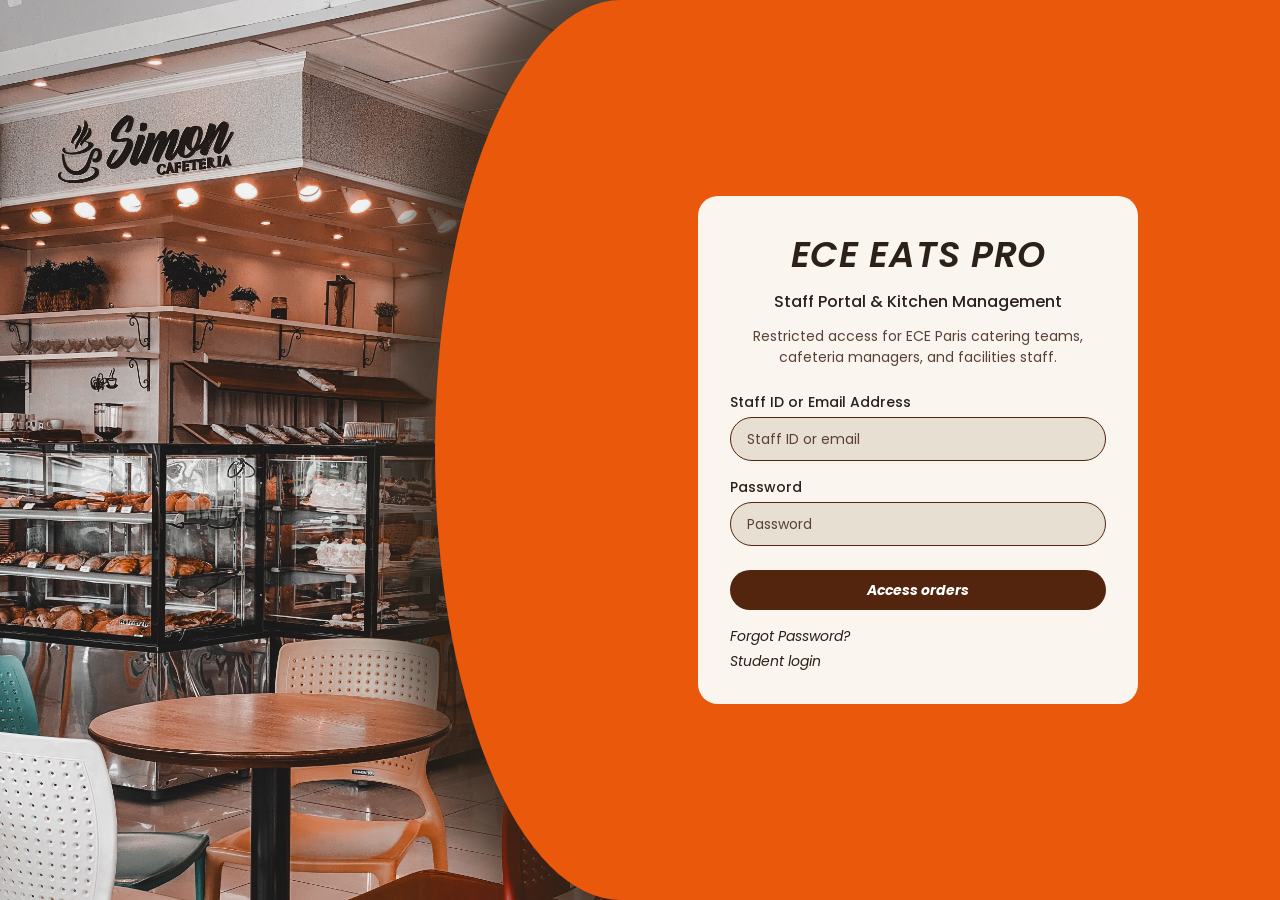
<file: main/staff_login.html>
<!DOCTYPE html>
<html lang="en">
<head>
  <meta charset="UTF-8">
  <meta name="viewport" content="width=device-width, initial-scale=1">
  <title>ECE Eats Pro – Staff Login</title>
  <link rel="stylesheet" href="../css/style.css">
  <link rel="stylesheet" href="../css/entry.css">
</head>
<body class="auth-page" data-page="staff-login">

  <main class="auth">
    <div class="auth__photo auth__photo--staff" role="img" aria-label="Cafeteria kitchen"></div>

    <section class="auth__panel">
      <div class="auth-card">
        <p class="auth-card__logo">ECE EATS PRO</p>
        <p class="auth-card__subtitle">Staff Portal &amp; Kitchen Management</p>
        <p class="auth-card__note">Restricted access for ECE Paris catering teams, cafeteria managers, and facilities staff.</p>

        <form id="staff-login-form" novalidate>
          <div class="field">
            <label for="staff-email">Staff ID or Email Address</label>
            <input class="input" type="text" id="staff-email" placeholder="Staff ID or email" autocomplete="username">
            <p class="field__error" id="staff-email-error"></p>
          </div>

          <div class="field">
            <label for="staff-password">Password</label>
            <input class="input" type="password" id="staff-password" placeholder="Password" autocomplete="current-password">
            <p class="field__error" id="staff-password-error"></p>
          </div>

          <button type="submit" class="btn btn--primary btn--block auth-card__submit">Access orders</button>

          <div class="auth-card__links">
            <a href="#" id="staff-forgot">Forgot Password?</a>
            <a href="../index.html">Student login</a>
          </div>
        </form>
      </div>
    </section>
  </main>

  <script src="../js/entry.js"></script>
</body>
</html>
</file>
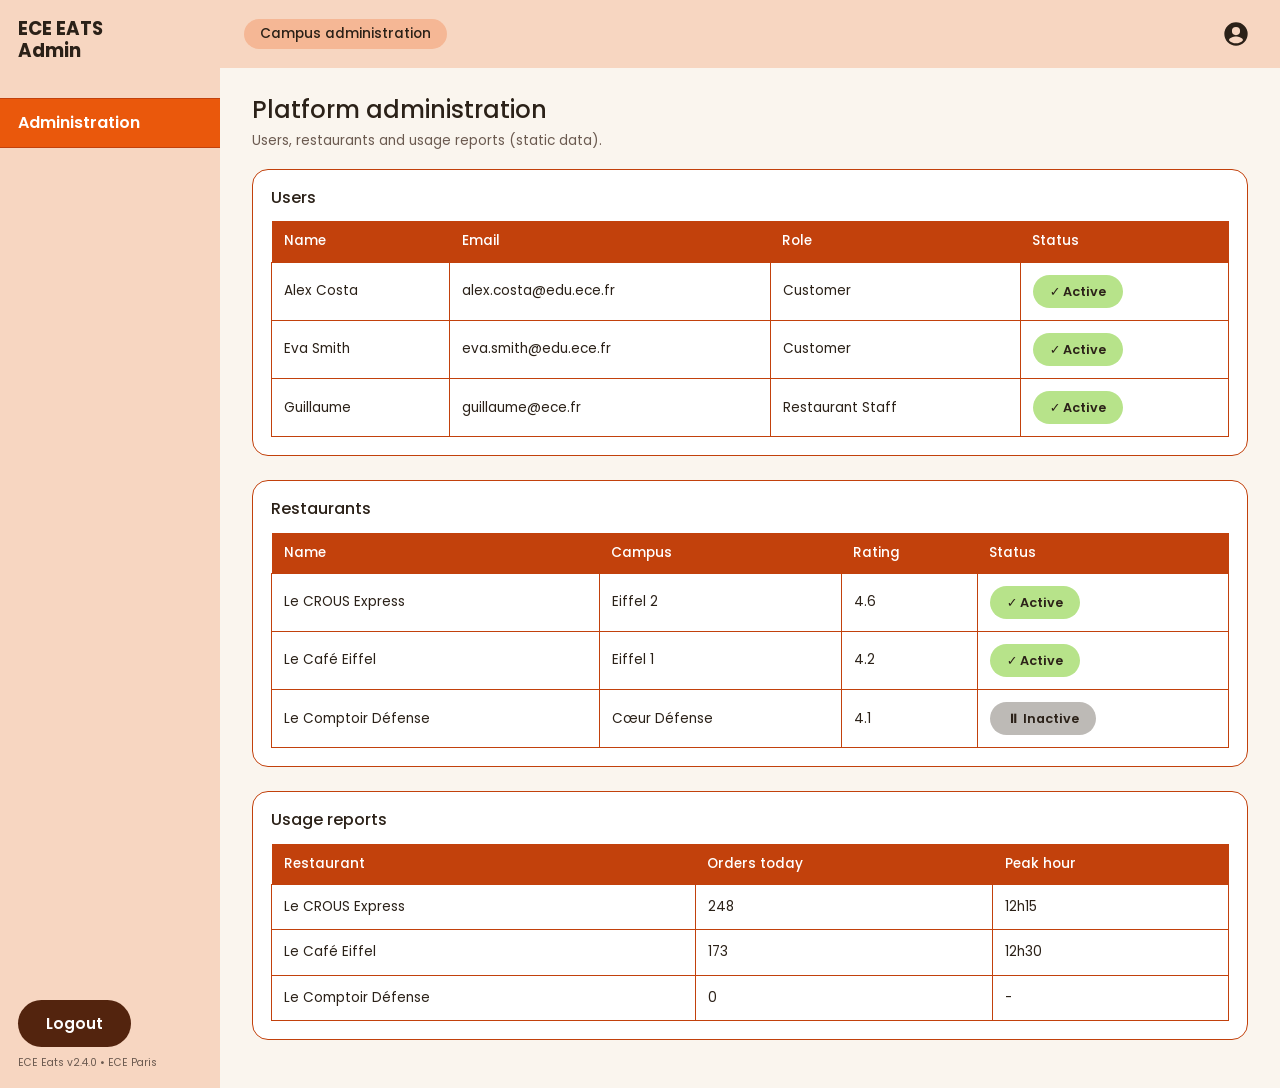
<file: staff/admin.html>
<!DOCTYPE html>
<html lang="en">
<head>
  <meta charset="UTF-8">
  <meta name="viewport" content="width=device-width, initial-scale=1">
  <title>Administration · ECE Eats</title>
  <link href="https://fonts.googleapis.com/css2?family=Poppins:wght@400;500;600;700&display=swap" rel="stylesheet">
  <link rel="stylesheet" href="../css/style.css">
  <link rel="stylesheet" href="../css/staff.css?v=3">
</head>
<body data-page="admin">
  <div class="shell">
    <aside class="sidebar" id="sidebar" aria-label="Admin navigation">
      <div class="brand">ECE EATS<br>Admin</div>
      <nav class="nav"><a href="admin.html" aria-current="page">Administration</a></nav>
      <div class="sidebar-foot"><button class="btn-dark" id="logout" type="button">Logout</button><div class="version">ECE Eats v2.4.0 • ECE Paris</div></div>
    </aside>
    <header class="topbar">
      <button class="menu-btn" id="menuBtn" type="button" aria-label="Open menu" aria-expanded="false" aria-controls="sidebar">☰</button>
      <span class="pill rest">Campus administration</span>
      <div class="top-icons"><span role="img" aria-label="Profile">👤</span></div>
    </header>
    <main>
      <h1>Platform administration</h1>
      <p class="sub">Users, restaurants and usage reports (static data).</p>

      <section class="panel" aria-labelledby="t1"><div class="panel-head"><h2 id="t1">Users</h2></div>
        <table><thead><tr><th>Name</th><th>Email</th><th>Role</th><th>Status</th></tr></thead><tbody>
          <tr><td data-label="Name">Alex Costa</td><td data-label="Email">alex.costa@edu.ece.fr</td><td data-label="Role">Customer</td><td data-label="Status"><span class="status Ready">✓ Active</span></td></tr>
          <tr><td data-label="Name">Eva Smith</td><td data-label="Email">eva.smith@edu.ece.fr</td><td data-label="Role">Customer</td><td data-label="Status"><span class="status Ready">✓ Active</span></td></tr>
          <tr><td data-label="Name">Guillaume</td><td data-label="Email">guillaume@ece.fr</td><td data-label="Role">Restaurant Staff</td><td data-label="Status"><span class="status Ready">✓ Active</span></td></tr>
        </tbody></table></section>
      <br>
      <section class="panel" aria-labelledby="t2"><div class="panel-head"><h2 id="t2">Restaurants</h2></div>
        <table><thead><tr><th>Name</th><th>Campus</th><th>Rating</th><th>Status</th></tr></thead><tbody>
          <tr><td data-label="Name">Le CROUS Express</td><td data-label="Campus">Eiffel 2</td><td data-label="Rating">4.6</td><td data-label="Status"><span class="status Ready">✓ Active</span></td></tr>
          <tr><td data-label="Name">Le Café Eiffel</td><td data-label="Campus">Eiffel 1</td><td data-label="Rating">4.2</td><td data-label="Status"><span class="status Ready">✓ Active</span></td></tr>
          <tr><td data-label="Name">Le Comptoir Défense</td><td data-label="Campus">Cœur Défense</td><td data-label="Rating">4.1</td><td data-label="Status"><span class="status Confirmed">⏸ Inactive</span></td></tr>
        </tbody></table></section>
      <br>
      <section class="panel" aria-labelledby="t3"><div class="panel-head"><h2 id="t3">Usage reports</h2></div>
        <table><thead><tr><th>Restaurant</th><th>Orders today</th><th>Peak hour</th></tr></thead><tbody>
          <tr><td data-label="Restaurant">Le CROUS Express</td><td data-label="Orders today">248</td><td data-label="Peak hour">12h15</td></tr>
          <tr><td data-label="Restaurant">Le Café Eiffel</td><td data-label="Orders today">173</td><td data-label="Peak hour">12h30</td></tr>
          <tr><td data-label="Restaurant">Le Comptoir Défense</td><td data-label="Orders today">0</td><td data-label="Peak hour">-</td></tr>
        </tbody></table></section>
    </main>
  </div>
  <div class="toast" id="toast" role="status" aria-live="polite"></div>
  <script src="../js/staff.js?v=3"></script>
</body>
</html>
</file>
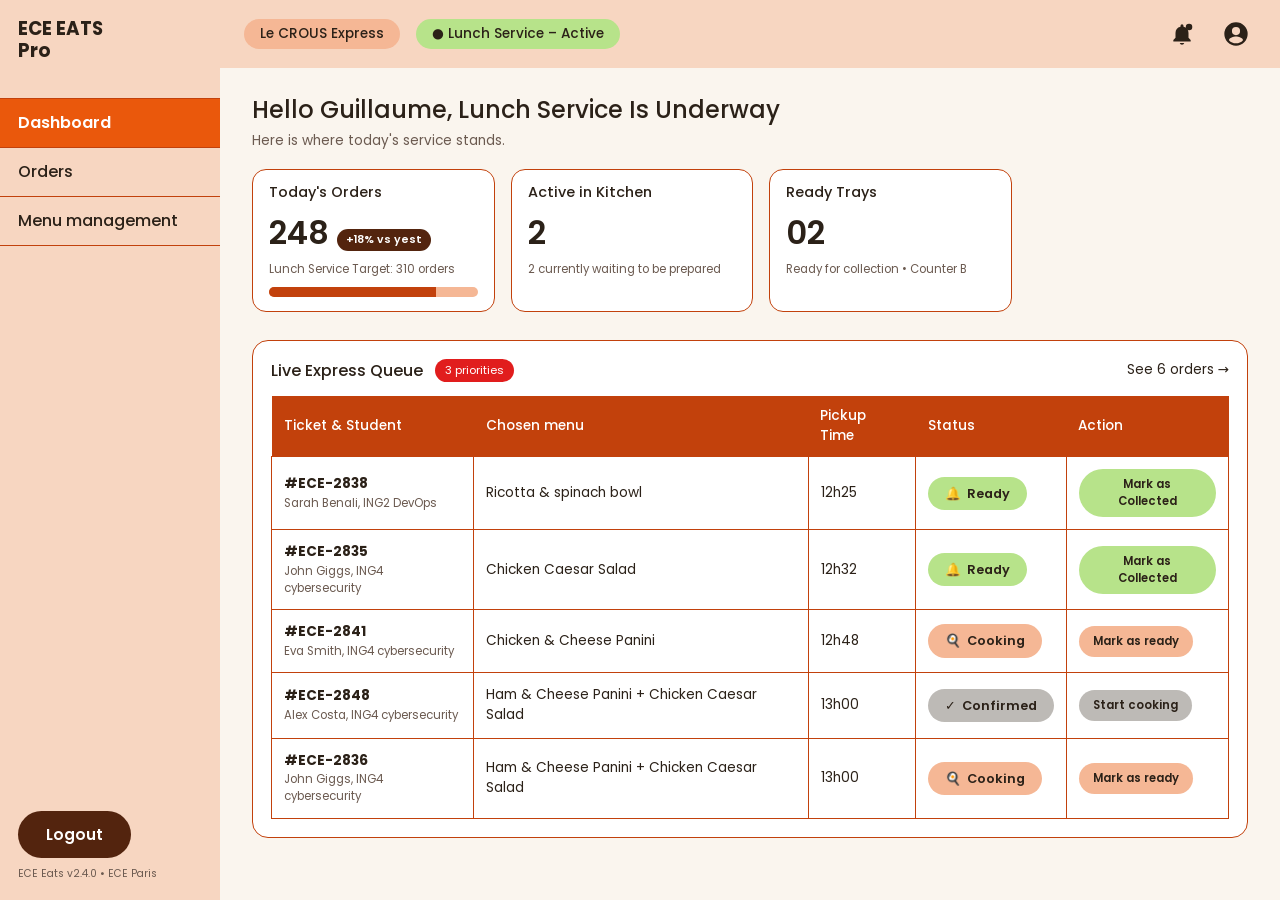
<file: staff/dashboard.html>
<!DOCTYPE html>
<html lang="en">
<head>
  <meta charset="UTF-8">
  <meta name="viewport" content="width=device-width, initial-scale=1">
  <title>Dashboard · ECE Eats Pro</title>
  <link rel="preconnect" href="https://fonts.googleapis.com">
  <link rel="preconnect" href="https://fonts.gstatic.com" crossorigin>
  <link href="https://fonts.googleapis.com/css2?family=Poppins:wght@400;500;600;700&display=swap" rel="stylesheet">
  <link rel="stylesheet" href="../css/style.css">
  <link rel="stylesheet" href="../css/staff.css?v=3">
</head>
<body data-page="dashboard">
  <div class="shell">
    <aside class="sidebar" id="sidebar" aria-label="Staff navigation">
      <div class="brand">ECE EATS<br>Pro</div>
      <nav class="nav">
        <a href="dashboard.html" aria-current="page">Dashboard</a>
        <a href="orders.html">Orders</a>
        <a href="menu_managment.html">Menu management</a>
      </nav>
      <div class="sidebar-foot">
        <button class="btn-dark" id="logout" type="button">Logout</button>
        <div class="version">ECE Eats v2.4.0 • ECE Paris</div>
      </div>
    </aside>

    <header class="topbar">
      <button class="menu-btn" id="menuBtn" type="button" aria-label="Open menu" aria-expanded="false" aria-controls="sidebar">☰</button>
      <span class="pill rest">Le CROUS Express</span>
      <span class="pill live"><span aria-hidden="true">●</span> Lunch Service – Active</span>
      <div class="top-icons"><span role="img" aria-label="Notifications">🔔</span><span role="img" aria-label="Profile">👤</span></div>
    </header>

    <main>
      <h1>Hello Guillaume, Lunch Service Is Underway</h1>
      <p class="sub">Here is where today's service stands.</p>

      <section class="stats" aria-label="Today's figures">
        <div class="stat">
          <h2>Today's Orders</h2>
          <div><span class="num" id="dToday">0</span><span class="badge">+18% vs yest</span></div>
          <div class="note">Lunch Service Target: 310 orders</div>
          <div class="bar" id="dBarWrap" role="progressbar" aria-label="Progress toward daily target" aria-valuemin="0" aria-valuemax="310"><span id="dBar"></span></div>
        </div>
        <div class="stat">
          <h2>Active in Kitchen</h2>
          <div class="num" id="dKitchen">0</div>
          <div class="note" id="dWaiting"></div>
        </div>
        <div class="stat">
          <h2>Ready Trays</h2>
          <div class="num" id="dReady">00</div>
          <div class="note">Ready for collection • Counter B</div>
        </div>
      </section>

      <section class="panel" aria-labelledby="qTitle">
        <div class="panel-head">
          <h2 id="qTitle">Live Express Queue</h2>
          <span class="prio" id="dPrio">0 priorities</span>
          <a href="orders.html">See <span id="dActiveCount">0</span> orders →</a>
        </div>
        <table>
          <thead><tr><th>Ticket &amp; Student</th><th>Chosen menu</th><th>Pickup Time</th><th>Status</th><th>Action</th></tr></thead>
          <tbody id="queueBody"></tbody>
        </table>
      </section>
    </main>
  </div>
  <div class="toast" id="toast" role="status" aria-live="polite"></div>
  <script src="../js/staff.js?v=3"></script>
</body>
</html>
</file>
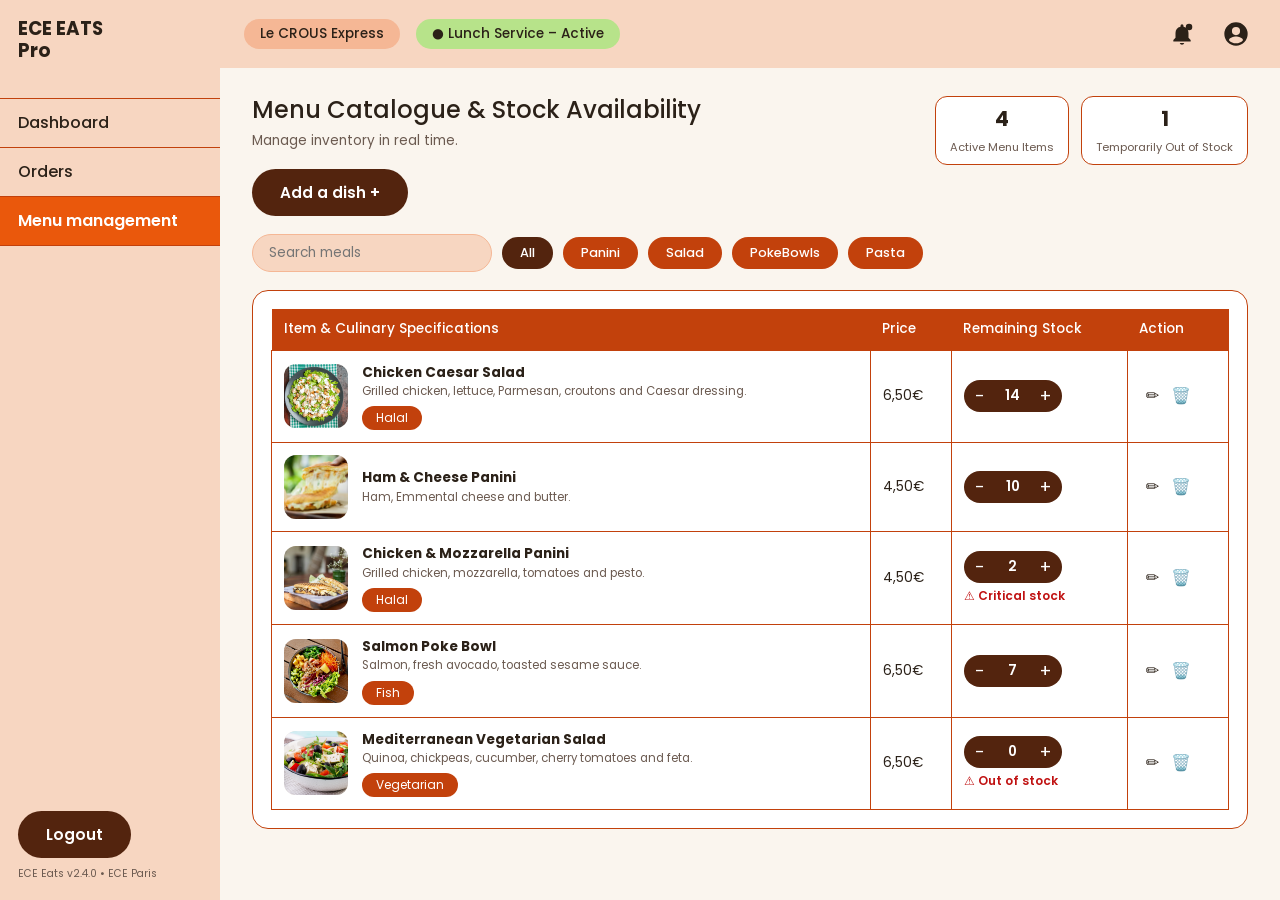
<file: staff/menu_managment.html>
<!DOCTYPE html>
<html lang="en">
<head>
  <meta charset="UTF-8">
  <meta name="viewport" content="width=device-width, initial-scale=1">
  <title>Menu Management · ECE Eats Pro</title>
  <link href="https://fonts.googleapis.com/css2?family=Poppins:wght@400;500;600;700&display=swap" rel="stylesheet">
  <link rel="stylesheet" href="../css/style.css">
  <link rel="stylesheet" href="../css/staff.css?v=3">
</head>
<body data-page="menu">
  <div class="shell">
    <aside class="sidebar" id="sidebar" aria-label="Staff navigation">
      <div class="brand">ECE EATS<br>Pro</div>
      <nav class="nav">
        <a href="dashboard.html">Dashboard</a>
        <a href="orders.html">Orders</a>
        <a href="menu_managment.html" aria-current="page">Menu management</a>
      </nav>
      <div class="sidebar-foot">
        <button class="btn-dark" id="logout" type="button">Logout</button>
        <div class="version">ECE Eats v2.4.0 • ECE Paris</div>
      </div>
    </aside>
    <header class="topbar">
      <button class="menu-btn" id="menuBtn" type="button" aria-label="Open menu" aria-expanded="false" aria-controls="sidebar">☰</button>
      <span class="pill rest">Le CROUS Express</span>
      <span class="pill live"><span aria-hidden="true">●</span> Lunch Service – Active</span>
      <div class="top-icons"><span role="img" aria-label="Notifications">🔔</span><span role="img" aria-label="Profile">👤</span></div>
    </header>
    <main>
      <div class="counters">
        <div class="counter"><b id="mActive">0</b><span>Active Menu Items</span></div>
        <div class="counter"><b id="mOut">0</b><span>Temporarily Out of Stock</span></div>
      </div>
      <h1>Menu Catalogue &amp; Stock Availability</h1>
      <p class="sub">Manage inventory in real time.</p>
      <button class="btn-dark" id="addDish" type="button">Add a dish +</button>
      <div class="tools">
        <label class="sr-only" for="mSearch">Search meals</label>
        <input class="search" id="mSearch" type="search" placeholder="Search meals">
        <div id="mFilters" role="group" aria-label="Filter by category" style="display:contents"></div>
      </div>
      <section class="panel">
        <table>
          <thead><tr><th>Item &amp; Culinary Specifications</th><th>Price</th><th>Remaining Stock</th><th>Action</th></tr></thead>
          <tbody id="menuBody"></tbody>
        </table>
      </section>
    </main>
  </div>

  <dialog id="dishDialog" aria-labelledby="dlgTitle">
    <form id="dishForm" method="dialog">
      <h2 id="dlgTitle">Add a dish</h2>
      <label>Name <input name="name" required maxlength="60"></label>
      <label>Description <input name="desc" required maxlength="120"></label>
      <label>Price (€) <input name="price" type="number" step="0.1" min="0.1" required></label>
      <label>Stock <input name="stock" type="number" min="0" step="1" value="10" required></label>
      <label>Category <select name="cat"><option>Panini</option><option>Salad</option><option>PokeBowls</option><option>Pasta</option></select></label>
      <label>Dietary tag <select name="tag"><option value="">None</option><option>Halal</option><option>Vegetarian</option><option>Fish</option></select></label>
      <div class="dlg-actions"><button class="btn-dark" type="submit">Save dish</button><button class="btn-ghost" type="button" id="dlgCancel">Cancel</button></div>
    </form>
  </dialog>
  <div class="toast" id="toast" role="status" aria-live="polite"></div>
  <script src="../js/staff.js?v=3"></script>
</body>
</html>
</file>
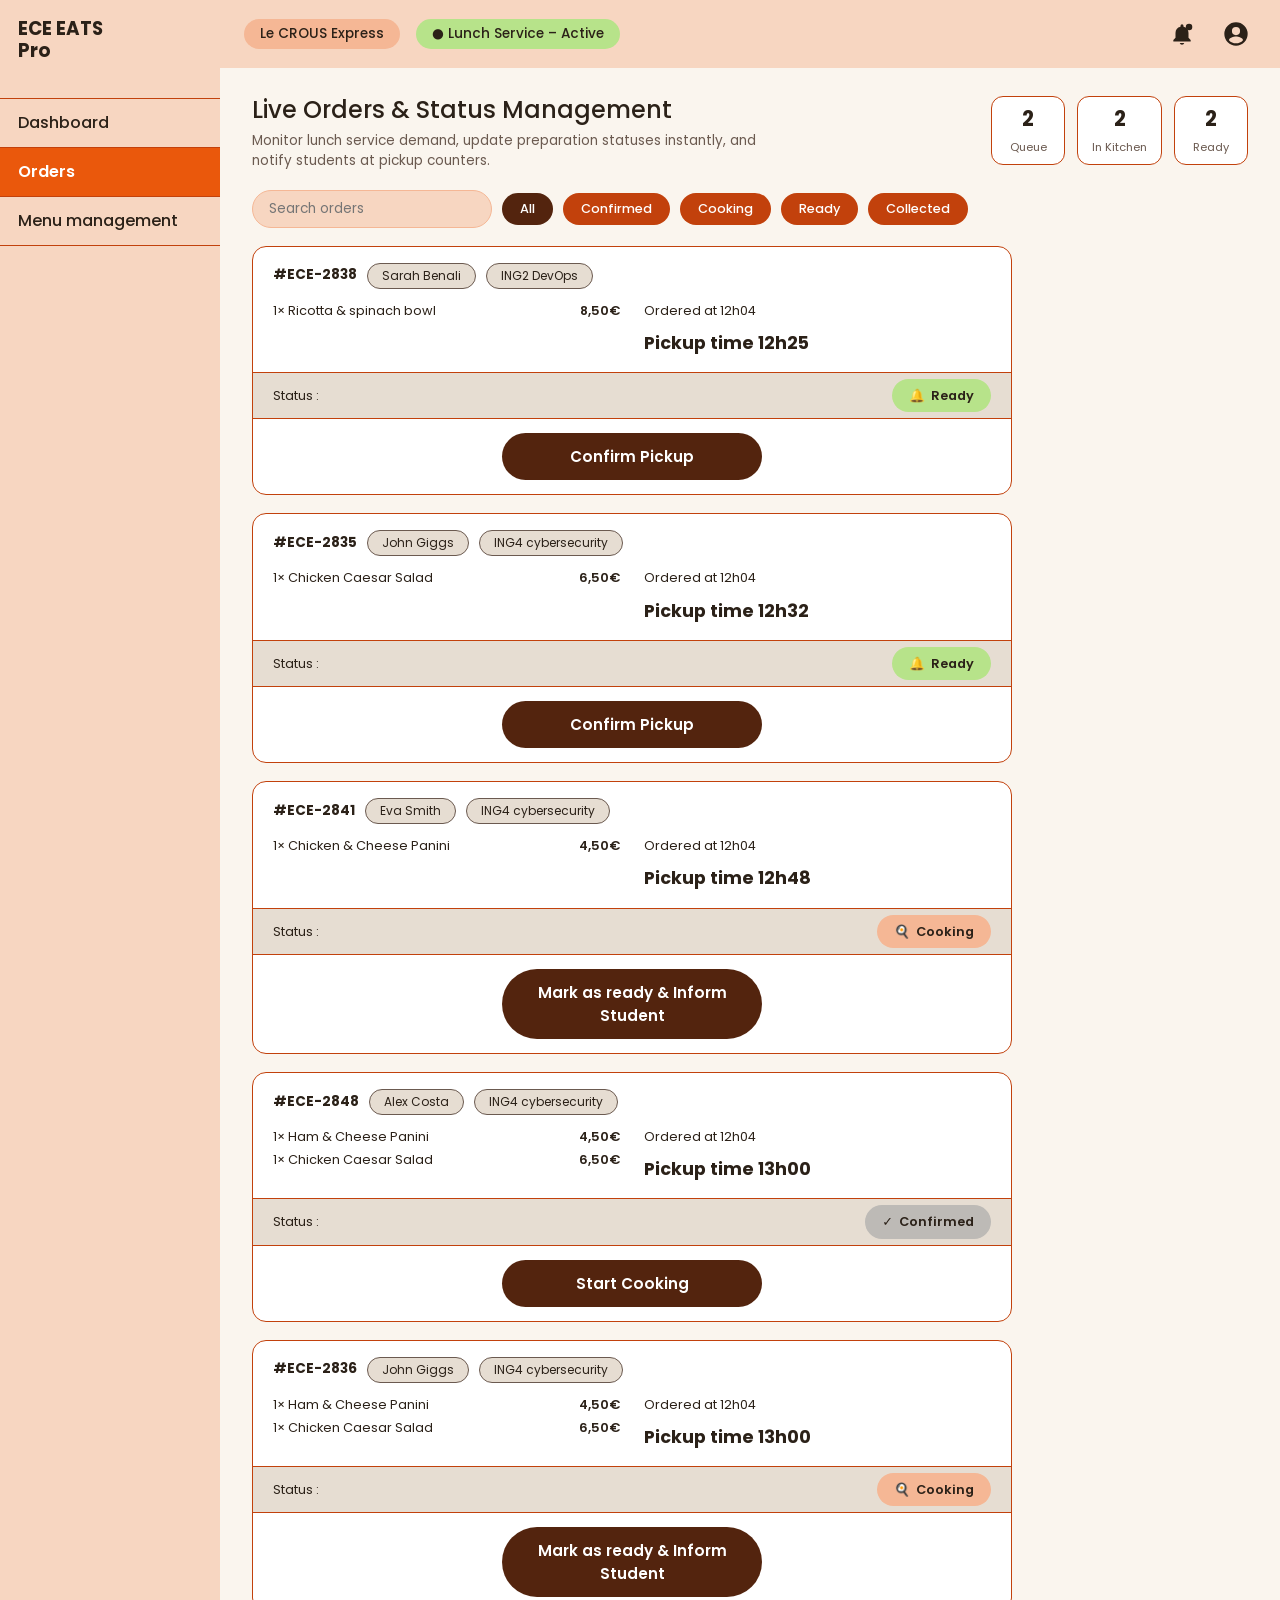
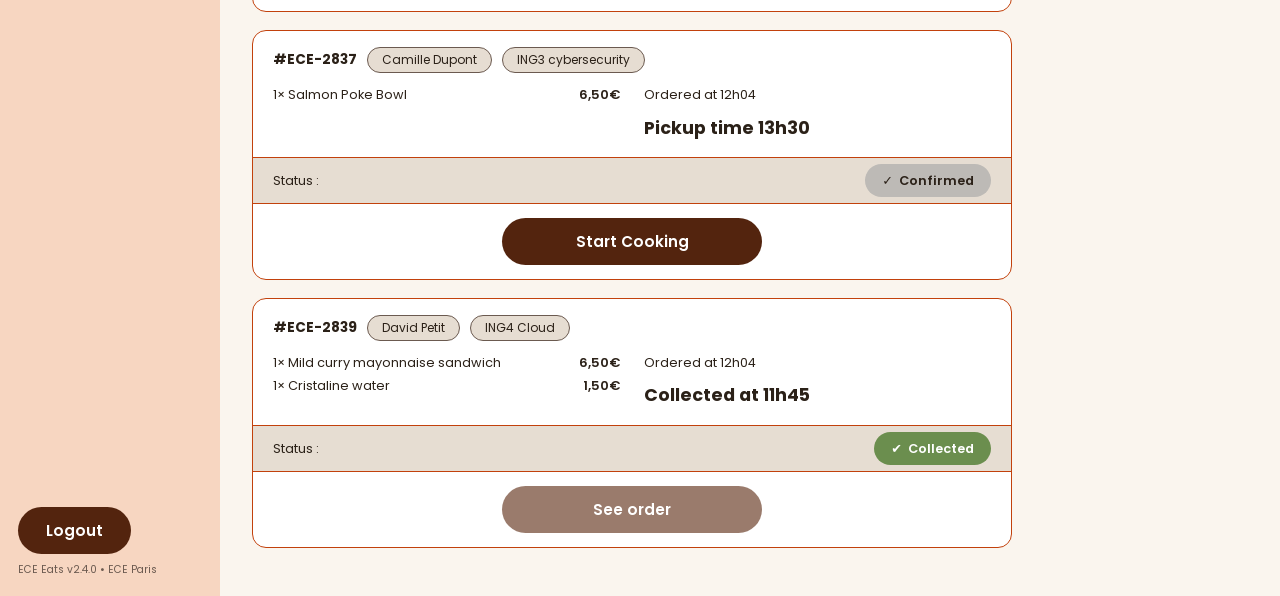
<file: staff/orders.html>
<!DOCTYPE html>
<html lang="en">
<head>
  <meta charset="UTF-8">
  <meta name="viewport" content="width=device-width, initial-scale=1">
  <title>Live Orders · ECE Eats Pro</title>
  <link rel="preconnect" href="https://fonts.googleapis.com">
  <link rel="preconnect" href="https://fonts.gstatic.com" crossorigin>
  <link href="https://fonts.googleapis.com/css2?family=Poppins:wght@400;500;600;700&display=swap" rel="stylesheet">
  <link rel="stylesheet" href="../css/style.css">
  <link rel="stylesheet" href="../css/staff.css?v=3">
</head>
<body data-page="orders">
  <div class="shell">
    <aside class="sidebar" id="sidebar" aria-label="Staff navigation">
      <div class="brand">ECE EATS<br>Pro</div>
      <nav class="nav">
        <a href="dashboard.html">Dashboard</a>
        <a href="orders.html" aria-current="page">Orders</a>
        <a href="menu_managment.html">Menu management</a>
      </nav>
      <div class="sidebar-foot">
        <button class="btn-dark" id="logout" type="button">Logout</button>
        <div class="version">ECE Eats v2.4.0 • ECE Paris</div>
      </div>
    </aside>

    <header class="topbar">
      <button class="menu-btn" id="menuBtn" type="button" aria-label="Open menu" aria-expanded="false" aria-controls="sidebar">☰</button>
      <span class="pill rest">Le CROUS Express</span>
      <span class="pill live"><span aria-hidden="true">●</span> Lunch Service – Active</span>
      <div class="top-icons"><span role="img" aria-label="Notifications">🔔</span><span role="img" aria-label="Profile">👤</span></div>
    </header>

    <main>
      <div class="counters" aria-label="Order counters">
        <div class="counter"><b id="cQueue">0</b><span>Queue</span></div>
        <div class="counter"><b id="cKitchen">0</b><span>In Kitchen</span></div>
        <div class="counter"><b id="cReady">0</b><span>Ready</span></div>
      </div>
      <h1>Live Orders &amp; Status Management</h1>
      <p class="sub">Monitor lunch service demand, update preparation statuses instantly, and notify students at pickup counters.</p>

      <div class="tools">
        <label class="sr-only" for="search">Search orders by number</label>
        <input class="search" id="search" type="search" placeholder="Search orders">
        <div id="filters" role="group" aria-label="Filter by status" style="display:contents"></div>
      </div>

      <section class="orders" id="orderList" aria-live="polite"></section>
    </main>
  </div>
  <div class="toast" id="toast" role="status" aria-live="polite"></div>
  <script src="../js/staff.js?v=3"></script>
</body>
</html>
</file>
<file: css/style.css>
/* ==========================================================
   ECE EATS - shared base stylesheet (owner: A)
   Only A edits this file. B and C ask A for changes.
   Colors checked against Figma (Selection colors).
   Still to verify: nav search pill, status pills, shadows, font sizes.
   ========================================================== */

@import url("https://fonts.googleapis.com/css2?family=Poppins:ital,wght@0,400;0,500;0,600;0,700;1,500;1,600&display=swap");

/* ---------- 1. Design tokens ---------- */
:root {
  /* Colors */
  --orange: #ea580c;          /* header, selected states, key accents */
  --orange-dark: #c2410c;     /* pills, small orange text */
  --brown: #53240e;           /* main buttons, active nav pill */
  --cream: #faf5ee;           /* page background */
  --peach: var(--orange-20);  /* card bodies (EA580C at 20%) */
  --sand: #e8dfd3;            /* borders, dividers, beige tracks */
  --white: #ffffff;
  --olive: #6b8e4e;           /* success, Ready, Open */
  --olive-light: #dcebc9;
  --text: #2b2118;
  --text-soft: #5a4138;       /* secondary text */
  --error: #c0392b;
  --star: #c2820c;            /* rating stars */

  /* Orange tints used in Figma (EA580C with opacity) */
  --orange-20: rgba(234, 88, 12, 0.20);
  --orange-44: rgba(234, 88, 12, 0.44);
  --orange-74: rgba(234, 88, 12, 0.74);

  /* Order statuses (same four names everywhere) */
  --st-confirmed-bg: #e8dfd3;  --st-confirmed-fg: #53240e;
  --st-cooking-bg:   #f8c9ab;  --st-cooking-fg:   #9a3412;
  --st-ready-bg:     #bfe19b;  --st-ready-fg:     #2f5d12;
  --st-collected-bg: #6b8e4e;  --st-collected-fg: #ffffff;

  /* Crowd level dots */
  --crowd-low: #6b8e4e;
  --crowd-medium: #ea580c;
  --crowd-high: #ec0105;

  /* Type */
  --font: "Poppins", "Segoe UI", Arial, sans-serif;
  --fs-xs: 0.75rem;     /* 12px */
  --fs-sm: 0.875rem;    /* 14px */
  --fs-md: 1rem;        /* 16px */
  --fs-lg: 1.25rem;     /* 20px */
  --fs-xl: 1.75rem;     /* 28px */
  --fs-2xl: 2.25rem;    /* 36px */

  /* Shape and spacing */
  --radius-sm: 8px;
  --radius: 12px;
  --radius-lg: 20px;
  --radius-pill: 999px;
  --space-1: 4px;  --space-2: 8px;  --space-3: 12px;
  --space-4: 16px; --space-5: 24px; --space-6: 32px; --space-7: 48px;
  --container: 1200px;
  --nav-height: 72px;
}

/* ---------- 2. Reset and base ---------- */
*, *::before, *::after { box-sizing: border-box; }
html { -webkit-text-size-adjust: 100%; }
body {
  margin: 0;
  font-family: var(--font);
  font-size: var(--fs-md);
  line-height: 1.5;
  color: var(--text);
  background: var(--cream);
}
img { max-width: 100%; display: block; }
a { color: inherit; text-decoration: none; }
h1, h2, h3, h4 { margin: 0; line-height: 1.2; font-weight: 600; }
p { margin: 0; }
ul { margin: 0; padding: 0; list-style: none; }
button, input, select, textarea { font: inherit; color: inherit; }
button { cursor: pointer; }

:focus-visible { outline: 3px solid var(--brown); outline-offset: 2px; }

.container { width: 100%; max-width: var(--container); margin: 0 auto; padding: 0 var(--space-5); }
.sr-only {
  position: absolute; width: 1px; height: 1px; overflow: hidden;
  clip: rect(0 0 0 0); white-space: nowrap;
}

/* ---------- 3. Navigation bar ----------
   <header class="navbar">
     <a class="navbar__logo" href="...">ECE EATS</a>
     <nav class="navbar__links" id="nav-links">
       <a class="nav-pill is-active" href="...">Home</a> ...
     </nav>
     <div class="navbar__actions">
       <label class="search-pill"> ... </label>
       <a class="icon-btn" href="..."> cart + <span class="badge">2</span> </a>
       <a class="icon-btn" href="..."> avatar </a>
       <button class="navbar__toggle" aria-label="Menu">...</button>
     </div>
   </header>
------------------------------------------------ */
.navbar {
  position: sticky; top: 0; z-index: 50;
  display: flex; align-items: center; justify-content: space-between;
  gap: var(--space-5);
  height: var(--nav-height);
  padding: 0 var(--space-6);
  background: var(--orange);
  color: var(--brown);
}
.navbar__logo { font-size: var(--fs-lg); font-weight: 700; letter-spacing: 0.02em; color: var(--brown); }
.navbar__links { display: flex; gap: var(--space-3); margin: 0 auto; }
.nav-pill {
  padding: 6px 18px; border-radius: var(--radius-pill);
  background: var(--orange-dark); color: var(--cream);
  font-size: var(--fs-sm); font-weight: 500;
  transition: background 0.15s;
}
.nav-pill:hover { background: #9a3412; }
.nav-pill.is-active { background: var(--brown); }
.navbar__actions { display: flex; align-items: center; gap: var(--space-4); }
.search-pill {
  display: flex; align-items: center; gap: var(--space-2);
  width: 180px; padding: 6px 14px;
  background: #f8c9ab; border-radius: var(--radius-pill);  /* check in Figma: maybe var(--orange-44) */
  font-size: var(--fs-sm);
}
.search-pill input { border: 0; background: transparent; width: 100%; outline: none; }
.icon-btn { position: relative; display: grid; place-items: center; width: 40px; height: 40px; border: 0; background: transparent; border-radius: 50%; color: var(--brown); }
.badge {
  position: absolute; top: -2px; right: -2px;
  min-width: 18px; height: 18px; padding: 0 4px;
  display: grid; place-items: center;
  background: var(--brown); color: var(--white);
  border-radius: var(--radius-pill); font-size: 11px; font-weight: 600;
}
.navbar__toggle { display: none; border: 0; background: transparent; width: 40px; height: 40px; color: var(--brown); }

/* ---------- 4. Footer ---------- */
.footer {
  margin-top: var(--space-7);
  padding: var(--space-6) 0 var(--space-5);
  border-top: 1px solid var(--sand);
  background: var(--cream);
  font-size: var(--fs-sm);
  color: var(--text);
}
.footer__grid { display: grid; grid-template-columns: repeat(3, 1fr); gap: var(--space-6); }
.footer h4 { font-size: var(--fs-md); margin-bottom: var(--space-2); }
.footer p, .footer li { color: var(--text-soft); font-size: var(--fs-sm); }
.footer__legal { margin-top: var(--space-5); padding-top: var(--space-4); border-top: 1px solid var(--sand); font-size: var(--fs-xs); color: var(--text-soft); }

/* ---------- 5. Buttons ---------- */
.btn {
  display: inline-flex; align-items: center; justify-content: center; gap: var(--space-2);
  min-height: 40px; padding: 8px 24px;
  border: 1.5px solid transparent; border-radius: var(--radius-pill);
  font-size: var(--fs-sm); font-weight: 600;
  transition: background 0.15s, color 0.15s, border-color 0.15s;
}
.btn--primary { background: var(--brown); color: var(--white); }
.btn--primary:hover { background: #351a0d; }
.btn--accent { background: var(--orange); color: var(--white); }
.btn--accent:hover { background: var(--orange-dark); }
.btn--outline { background: var(--white); color: var(--orange-dark); border-color: var(--orange); }
.btn--outline:hover { background: #fff1e8; }
.btn--block { width: 100%; }
.btn:disabled, .btn.is-disabled { background: var(--sand); color: var(--text-soft); cursor: not-allowed; }

/* ---------- 6. Cards, chips, pills ---------- */
.card {
  background: var(--white);
  border: 1px solid var(--sand);
  border-radius: var(--radius-lg);
  overflow: hidden;
}
.card--peach { background: var(--peach); border-color: transparent; }
.card__body { padding: var(--space-4); }

.chip {
  display: inline-block; padding: 3px 14px;
  border-radius: var(--radius-pill);
  background: var(--orange-dark); color: var(--white);
  font-size: var(--fs-xs); font-weight: 500;
}
.chip--light { background: var(--white); color: var(--text); border: 1px solid var(--sand); }
.filter-pill {
  padding: 6px 22px; border: 0; border-radius: var(--radius-pill);
  background: var(--orange-dark); color: var(--white);
  font-size: var(--fs-sm); font-weight: 500;
}
.filter-pill.is-active { background: var(--brown); }

/* Order status pills: Confirmed, Cooking, Ready, Collected */
.status {
  display: inline-block; padding: 4px 16px; border-radius: var(--radius-pill);
  font-size: var(--fs-xs); font-weight: 600;
}
.status--confirmed { background: var(--st-confirmed-bg); color: var(--st-confirmed-fg); }
.status--cooking   { background: var(--st-cooking-bg);   color: var(--st-cooking-fg); }
.status--ready     { background: var(--st-ready-bg);     color: var(--st-ready-fg); }
.status--collected { background: var(--st-collected-bg); color: var(--st-collected-fg); }

/* Crowd level: <span class="crowd crowd--low">Low</span> */
.crowd { display: inline-flex; align-items: center; gap: 6px; font-size: var(--fs-xs); font-weight: 500; }
.crowd::after { content: ""; width: 8px; height: 8px; border-radius: 50%; background: var(--crowd-low); }
.crowd--medium::after { background: var(--crowd-medium); }
.crowd--high::after { background: var(--crowd-high); }

/* ---------- 7. Forms ---------- */
.field { display: grid; gap: var(--space-1); margin-bottom: var(--space-4); }
.field label { font-size: var(--fs-sm); font-weight: 500; }
.input {
  width: 100%; min-height: 44px; padding: 10px 16px;
  background: var(--white); border: 1.5px solid var(--sand); border-radius: var(--radius-pill);
  font-size: var(--fs-sm);
}
.input::placeholder { color: var(--text-soft); }
.input:focus { outline: none; border-color: var(--orange); }
.field.has-error .input { border-color: var(--error); }
.field__error { display: none; color: var(--error); font-size: var(--fs-xs); }
.field.has-error .field__error { display: block; }

/* ---------- 8. Pop-ups (overlay + dialog) ---------- */
.overlay {
  position: fixed; inset: 0; z-index: 100;
  display: none; align-items: center; justify-content: center;
  padding: var(--space-4);
  background: rgba(0, 0, 0, 0.5);
}
.overlay.is-open { display: flex; }
.dialog { position: relative; width: 100%; max-width: 440px; padding: var(--space-6); background: var(--cream); border-radius: var(--radius-lg); }
.dialog__close { position: absolute; top: 12px; right: 12px; border: 0; background: transparent; font-size: 1.25rem; }

/* ---------- 9. Utilities ---------- */
.text-soft { color: var(--text-soft); }
.hidden { display: none !important; }
.stack > * + * { margin-top: var(--space-4); }

/* ==========================================================
   RESPONSIVE (desktop-first: the mockups are 1440px wide)
   Tablet <= 1024px, large phone <= 768px, phone <= 480px
   ========================================================== */
@media (max-width: 1024px) {
  .navbar { padding: 0 var(--space-5); }
  .search-pill { width: 140px; }
  .footer__grid { gap: var(--space-5); }
}

@media (max-width: 768px) {
  /* Nav bar becomes a hamburger menu */
  .navbar { padding: 0 var(--space-4); }
  .navbar__toggle { display: grid; place-items: center; }
  .navbar__links {
    position: absolute; top: var(--nav-height); left: 0; right: 0;
    display: none; flex-direction: column; gap: var(--space-2);
    padding: var(--space-4); margin: 0;
    background: var(--orange);
  }
  .navbar__links.is-open { display: flex; }
  .nav-pill { text-align: center; padding: 10px 18px; }
  .search-pill { display: none; }
  .footer__grid { grid-template-columns: 1fr; }
  .container { padding: 0 var(--space-4); }
}

@media (max-width: 480px) {
  :root { --fs-xl: 1.5rem; --fs-2xl: 1.75rem; }
  .btn { width: 100%; }
}

@media (prefers-reduced-motion: reduce) {
  * { transition: none !important; animation: none !important; }
}

/* ---------- User dropdown (nav) ---------- */
.user-wrap { position: relative; }
.user-menu {
  position: absolute; top: 48px; right: 0; z-index: 60; display: none;
  min-width: 170px; padding: var(--space-3);
  background: var(--white); border: 1px solid var(--sand); border-radius: var(--radius);
  box-shadow: 0 8px 24px rgba(83, 36, 14, 0.15);
}
.user-menu.is-open { display: block; }
.user-menu__name { font-size: var(--fs-sm); font-weight: 600; margin-bottom: var(--space-2); }
.user-menu button { width: 100%; padding: 8px; border: 0; border-radius: var(--radius-sm); background: var(--sand); font-size: var(--fs-sm); }
.user-menu button:hover { background: var(--orange-20); }

/* Current order card + tracker (Home and My Orders) */
.order-card { margin-top: var(--space-5); padding: var(--space-5); background: var(--white); border-radius: var(--radius); }
.order-card__head { display: flex; flex-wrap: wrap; align-items: baseline; gap: var(--space-5); }
.order-card__head h2 { font-size: var(--fs-md); font-weight: 600; }
.order-card__total { margin-left: auto; font-size: var(--fs-lg); font-weight: 600; }
.order-card__cafe { margin-top: var(--space-3); font-size: var(--fs-lg); font-weight: 500; }
.order-card__items { font-size: var(--fs-sm); color: var(--text-soft); }
.tracker { margin-top: var(--space-4); padding: var(--space-4) var(--space-5) var(--space-3); background: var(--sand); border-radius: var(--radius); }
.tracker__icons, .tracker__labels { display: grid; grid-template-columns: repeat(4, 1fr); text-align: center; }
.tracker__icons span { display: grid; place-items: center; color: var(--text); }
.tracker__labels span { font-size: var(--fs-sm); font-weight: 500; color: var(--text); }
.tracker .is-done, .tracker .is-current { color: var(--olive); }
.tracker__labels .is-current { font-weight: 700; }
.tracker__bar { height: 22px; margin: var(--space-2) 0; border-radius: var(--radius-pill); background: var(--orange-44); overflow: hidden; }
.tracker__bar span { display: block; width: 0; height: 100%; border-radius: inherit; background: var(--orange-dark); transition: width 0.4s; }
</file>
<file: css/entry.css>
/* ==========================================================
   ENTRY pages (owner: A): login, register, staff login,
   home, cafeterias
   ========================================================== */

/* ---------- Auth pages (student login, register, staff login) ---------- */
.auth-page { background: var(--cream); }

.auth {
  display: flex;
  min-height: 100vh;
  overflow: hidden;
}

.auth__photo {
  flex: 0 0 60%;                  /* wider, so it runs under the whole curve */
  background:
    url("../images/share_food.jpg") center / cover no-repeat,
    var(--sand);
}

/* Orange panel with the big curved left edge */
.auth__panel {
  position: relative;
  z-index: 1;
  flex: 1;
  display: grid;
  place-items: center;
  margin-left: -26%;              /* panel still starts at 34% of the width, as before */
  padding: var(--space-6) var(--space-6) var(--space-6) 12%;
  background: var(--orange);
  border-radius: 22% 0 0 22% / 50% 0 0 50%;
  box-shadow: 0 4px 50px 50px rgba(43, 33, 24, 0.75);   /* Figma drop shadow */
}

.auth-card {
  width: 100%;
  max-width: 440px;               /* check card width in Figma */
  padding: var(--space-6);
  background: var(--cream);
  border-radius: var(--radius-lg);
}

.auth-card__logo {
  text-align: center;
  font-size: var(--fs-2xl);
  font-style: italic;
  font-weight: 600;
  letter-spacing: 0.02em;
  color: var(--text);
}

.auth-card__title {
  margin: var(--space-2) 0 var(--space-5);
  text-align: center;
  font-size: var(--fs-xl);
  font-weight: 400;
}

/* Inputs in the mockup: beige fill, dark outline */
.auth-card .input {
  background: var(--sand);
  border: 1px solid var(--brown);
}
.auth-card .input:focus { border-color: var(--orange); background: var(--white); }

.auth-card__submit {
  margin-top: var(--space-2);
  font-style: italic;
  font-weight: 700;
}

.auth-card__links {
  display: flex;
  flex-direction: column;
  gap: var(--space-1);
  margin-top: var(--space-4);
  font-size: var(--fs-sm);
  font-style: italic;
}
.auth-card__links a:hover,
.auth-card__staff a:hover { color: var(--orange-dark); text-decoration: underline; }


.auth-card__staff {
  margin-top: var(--space-3);
  font-size: var(--fs-sm);
  color: var(--text-soft);
}
.auth-card__staff a { color: var(--orange-dark); font-weight: 500; }



/* ---------- Tablet ---------- */
@media (max-width: 1024px) {
  .auth__photo { flex-basis: 52%; }
  .auth__panel { margin-left: -24%; padding-left: 10%; }
}

/* ---------- Mobile: photo becomes a banner, panel is full width ---------- */
@media (max-width: 768px) {
  .auth { flex-direction: column; }
  .auth__photo { flex: 0 0 180px; }
  .auth__panel {
    margin-left: 0;
    margin-top: -24px;
    padding: var(--space-5) var(--space-4) var(--space-6);
    border-radius: 24px 24px 0 0;
    align-items: start;
  }
  .auth-card { padding: var(--space-5) var(--space-4); }
  .auth-card__logo { font-size: var(--fs-xl); }
}

/* ---------- Staff login extras ---------- */
.auth__photo--staff {
  background:
    url("../images/cafeterias/crous-express.jpg") center / cover no-repeat,
    var(--sand);
}
.auth-card__subtitle { margin-top: var(--space-2); text-align: center; font-size: var(--fs-md); font-weight: 500; }
.auth-card__note { margin: var(--space-3) 0 var(--space-5); text-align: center; font-size: var(--fs-sm); color: var(--text-soft); }

/* ==========================================================
   HOME + CAFETERIAS (shared card styles)
   ========================================================== */
.home, .cafes { padding-top: var(--space-6); }
.welcome h1 { font-size: var(--fs-xl); font-weight: 600; }
.welcome p { margin-top: var(--space-1); font-size: var(--fs-lg); font-weight: 500; }

/* Current order + tracker */
/* Current order card (Home) */
.order-card { margin-top: var(--space-5); padding: var(--space-5); background: var(--white); border-radius: var(--radius); }
.order-card__head { display: flex; flex-wrap: wrap; align-items: baseline; gap: var(--space-5); }
.order-card__head h2 { font-size: var(--fs-md); font-weight: 600; }
.order-card__total { margin-left: auto; font-size: var(--fs-lg); font-weight: 600; }
.order-card__cafe { margin-top: var(--space-3); font-size: var(--fs-lg); font-weight: 500; }
.order-card__items { font-size: var(--fs-sm); color: var(--text-soft); }

.tracker { margin-top: var(--space-4); padding: var(--space-4) var(--space-5) var(--space-3); background: var(--sand); border-radius: var(--radius); }
.tracker__icons, .tracker__labels { display: grid; grid-template-columns: repeat(4, 1fr); text-align: center; }
.tracker__icons span { display: grid; place-items: center; color: var(--text); }
.tracker__labels span { font-size: var(--fs-sm); font-weight: 500; color: var(--text); }
.tracker .is-done, .tracker .is-current { color: var(--olive); }
.tracker__labels .is-current { font-weight: 700; }
.tracker__bar { height: 22px; margin: var(--space-2) 0; border-radius: var(--radius-pill); background: var(--orange-44); overflow: hidden; }
.tracker__bar span { display: block; width: 0; height: 100%; border-radius: inherit; background: var(--orange-dark); transition: width 0.4s; }

/* Sections */
.filter-row { display: flex; flex-wrap: wrap; gap: var(--space-3); margin: var(--space-5) 0; }
.block { margin-top: var(--space-5); padding: var(--space-5); background: var(--white); border-radius: var(--radius-lg); }
.block__head { display: flex; justify-content: space-between; align-items: baseline; }
.block__title { margin-bottom: var(--space-4); font-size: var(--fs-lg); }
.link { font-size: var(--fs-sm); font-weight: 600; text-decoration: underline; }
.grid-3 { display: grid; grid-template-columns: repeat(3, 1fr); gap: var(--space-5); }

/* Meal cards */
.meal-card { display: flex; flex-direction: column; background: var(--peach); border-radius: var(--radius); overflow: hidden; }
.meal-card__photo { aspect-ratio: 16 / 10; background: var(--sand) center / cover no-repeat; }
.meal-card__body { display: flex; flex-direction: column; flex: 1; gap: var(--space-2); padding: var(--space-3) var(--space-4) var(--space-4); }
.meal-card__tags { min-height: 26px; display: flex; flex-wrap: wrap; gap: var(--space-2); }
.meal-card__tags .chip { align-self: flex-start; }
.meal-card__foot { margin-top: auto; }
.meal-card__name { font-size: var(--fs-sm); font-weight: 600; }
.price { font-size: var(--fs-lg); font-weight: 700; }
.add-btn { width: 28px; height: 28px; display: grid; place-items: center; border: 0; border-radius: 50%; background: var(--brown); color: var(--white); font-size: 1.1rem; line-height: 1; }

/* Cafeteria cards */
.cafe-card { display: flex; flex-direction: column; background: var(--peach); border-radius: var(--radius); overflow: hidden; }
.cafe-card__photo { position: relative; aspect-ratio: 16 / 9; background: var(--sand) center / cover no-repeat; }
.cafe-card__badges { position: absolute; inset: var(--space-3) var(--space-3) auto; display: flex; gap: var(--space-2); }
.cafe-card__wait { position: absolute; right: var(--space-3); bottom: var(--space-3); }
.badge-pill { padding: 2px 10px; border-radius: var(--radius-pill); background: var(--white); font-size: var(--fs-xs); font-weight: 500; }
.cafe-card__body { display: flex; flex-direction: column; gap: var(--space-2); flex: 1; padding: var(--space-3) var(--space-4) var(--space-4); }
.cafe-card__head { display: flex; justify-content: space-between; align-items: baseline; gap: var(--space-2); }
.cafe-card__head h3 { font-size: var(--fs-md); }
.rating { font-size: var(--fs-xs); font-weight: 600; white-space: nowrap; }
.rating::first-letter { color: var(--star); }
.rating small { font-weight: 400; color: var(--text-soft); }
.cafe-card__desc { font-size: var(--fs-sm); }
.chips { display: flex; flex-wrap: wrap; gap: var(--space-2); }
.cafe-card__foot { display: flex; justify-content: space-between; align-items: end; gap: var(--space-3); margin-top: auto; padding-top: var(--space-2); }
.cafe-card__foot small { display: block; font-size: var(--fs-xs); font-weight: 600; }

/* ---------- Tablet ---------- */
@media (max-width: 1024px) {
  .grid-3 { grid-template-columns: repeat(2, 1fr); }
}
/* ---------- Mobile ---------- */
@media (max-width: 768px) {
  .grid-3 { grid-template-columns: 1fr; }
  .block { padding: var(--space-4); }
  .tracker { padding-inline: var(--space-2); font-size: 11px; }
}

/* ---------- Cafeterias page ---------- */
.breadcrumb { font-size: var(--fs-xs); color: var(--text-soft); }
.breadcrumb a { color: var(--orange-dark); text-decoration: underline; }
.cafes__title { margin-top: var(--space-4); font-size: var(--fs-xl); font-weight: 500; }
.cafes__intro { margin-top: var(--space-2); font-size: var(--fs-sm); }

.cafes__filters {
  display: flex; flex-wrap: wrap; align-items: center; gap: var(--space-4);
  margin: var(--space-5) 0;
}
.campus-filters { display: flex; flex-wrap: wrap; gap: var(--space-3); }
.search-bar {
  display: flex; align-items: center; gap: var(--space-2);
  flex: 1; min-width: 220px; max-width: 360px; margin-left: auto;
  padding: 7px 16px; background: var(--sand); border-radius: var(--radius-pill);
}
.search-bar input { flex: 1; border: 0; outline: none; background: transparent; font-size: var(--fs-sm); }
.search-bar:focus-within { box-shadow: 0 0 0 2px var(--orange); }
.cafes__empty { padding: var(--space-6) 0; text-align: center; color: var(--text-soft); }

/* Closed cafeteria */
.cafe-card.is-closed .cafe-card__photo { filter: grayscale(1); }
.cafe-card.is-closed .btn { background: var(--sand); color: var(--text-soft); pointer-events: none; }

@media (max-width: 768px) {
  .search-bar { max-width: none; margin-left: 0; flex-basis: 100%; }
  .campus-filters { overflow-x: auto; flex-wrap: nowrap; padding-bottom: var(--space-1); }
  .campus-filters .filter-pill { white-space: nowrap; }
}
</file>
<file: css/staff.css>
/* ECE Eats Pro - styles staff (Orders + Dashboard)
   Les couleurs sont des variables : si Housnia a un style.css partagé,
   remplace simplement les valeurs de :root par les siennes. */
:root {
  --rust: #c2410c;
  --peach-solid: #f7d6c1;
  --peach-dark: #f5b795;
  --muted: #6b5a50;
  --st-confirmed: #bdbab6;
  --st-cooking: #f5b795;
  --st-ready: #b7e38a;
  --st-collected: #6b8e4e;
  --sidebar-w: 220px;
  --font: "Poppins", system-ui, -apple-system, "Segoe UI", Arial, sans-serif;
}
* { box-sizing: border-box; }
body { margin: 0; font-family: var(--font); background: var(--cream); color: var(--text); }
a { color: inherit; }
:focus-visible { outline: 3px solid var(--brown); outline-offset: 2px; }
.sr-only { position: absolute; width: 1px; height: 1px; overflow: hidden; clip: rect(0 0 0 0); white-space: nowrap; }

/* ---------- Shell ---------- */
.shell { display: grid; grid-template-columns: var(--sidebar-w) 1fr; grid-template-rows: auto 1fr; min-height: 100vh; }
.sidebar { grid-row: 1 / 3; background: var(--peach-solid); display: flex; flex-direction: column; padding: 18px 0; }
.brand { font-weight: 700; font-size: 1.15rem; padding: 0 18px 18px; line-height: 1.2; }
.nav { display: flex; flex-direction: column; margin-top: 18px; border-top: 1px solid var(--rust); }
.nav a { padding: 12px 18px; text-decoration: none; border-bottom: 1px solid var(--rust); font-weight: 500; }
.nav a[aria-current="page"] { background: var(--orange); color: #fff; font-weight: 600; }
.nav a:hover:not([aria-current]) { background: #f1c4a9; }
.sidebar-foot { margin-top: auto; padding: 0 18px; }
.btn-dark { background: var(--brown); color: #fff; border: 0; border-radius: 999px; padding: 12px 28px; font: 600 .95rem var(--font); cursor: pointer; }
.btn-dark:hover { background: #351703; }
.version { font-size: .65rem; color: var(--muted); margin-top: 8px; }

.topbar { background: var(--peach-solid); display: flex; align-items: center; gap: 16px; padding: 14px 24px; }
.menu-btn { display: none; background: var(--brown); color: #fff; border: 0; border-radius: 8px; width: 40px; height: 40px; font-size: 1.2rem; cursor: pointer; }
.pill { border-radius: 999px; padding: 5px 16px; font-size: .85rem; font-weight: 500; }
.pill.rest { background: var(--peach-dark); }
.pill.live { background: var(--st-ready); }
.top-icons { margin-left: auto; display: flex; gap: 14px; font-size: 1.2rem; }

main { padding: 28px 32px 48px; min-width: 0; }
h1 { font-size: 1.5rem; font-weight: 500; margin: 0 0 6px; }
.sub { color: var(--muted); font-size: .85rem; margin: 0 0 18px; max-width: 520px; }

/* ---------- Status pills (texte + icône, pas seulement la couleur) ---------- */
.status { display: inline-flex; align-items: center; gap: 6px; border-radius: 999px; padding: 6px 16px; font-size: .8rem; font-weight: 600; border: 1px solid transparent; }
.status.Confirmed { background: var(--st-confirmed); }
.status.Cooking { background: var(--st-cooking); }
.status.Ready { background: var(--st-ready); }
.status.Collected { background: var(--st-collected); color: #fff; }

/* ---------- Stat cards ---------- */
.stats { display: grid; grid-template-columns: repeat(3, minmax(0, 1fr)); gap: 16px; margin-bottom: 28px; max-width: 760px; }
.stat { border: 1.5px solid var(--rust); border-radius: 14px; padding: 14px 16px; background: #fff; }
.stat h2 { font-size: .9rem; font-weight: 500; margin: 0 0 8px; }
.stat .num { font-size: 2rem; font-weight: 600; }
.stat .note { font-size: .72rem; color: var(--muted); margin-top: 4px; }
.badge { background: var(--brown); color: #fff; border-radius: 999px; font-size: .68rem; padding: 3px 9px; margin-left: 8px; vertical-align: middle; }
.bar { height: 10px; border-radius: 99px; background: var(--peach-dark); margin-top: 8px; overflow: hidden; }
.bar > span { display: block; height: 100%; background: var(--rust); }

/* ---------- Dashboard queue ---------- */
.panel { border: 1.5px solid var(--rust); border-radius: 16px; background: #fff; padding: 18px; }
.panel-head { display: flex; align-items: center; gap: 12px; margin-bottom: 14px; }
.panel-head h2 { font-size: 1rem; font-weight: 500; margin: 0; }
.prio { background: #e11d1d; color: #fff; border-radius: 999px; font-size: .7rem; padding: 3px 10px; }
.panel-head a { margin-left: auto; font-size: .85rem; }
table { width: 100%; border-collapse: collapse; }
th { background: var(--rust); color: #fff; text-align: left; font-weight: 500; font-size: .85rem; padding: 10px 12px; }
td { padding: 12px; border: 1px solid var(--rust); font-size: .85rem; vertical-align: middle; }
td small { display: block; color: var(--muted); font-size: .72rem; }
.act { border: 0; border-radius: 999px; padding: 7px 14px; font: 600 .72rem var(--font); cursor: pointer; color: var(--text); }
.act.Confirmed { background: var(--st-confirmed); }
.act.Cooking { background: var(--st-cooking); }
.act.Ready { background: var(--st-ready); }
.act.Collected { background: #e5ddd6; }
.act:hover { filter: brightness(.94); }
.empty { text-align: center; color: var(--muted); padding: 28px 0; }

/* ---------- Orders page ---------- */
.counters { display: flex; gap: 12px; float: right; }
.counter { border: 1.5px solid var(--rust); border-radius: 12px; background: #fff; padding: 6px 14px; text-align: center; min-width: 74px; }
.counter b { display: block; font-size: 1.3rem; }
.counter span { font-size: .7rem; color: var(--muted); }
.tools { display: flex; flex-wrap: wrap; gap: 10px; align-items: center; margin: 18px 0; clear: both; }
.search { border: 1px solid var(--peach-dark); background: var(--peach-solid); border-radius: 999px; padding: 8px 16px; font: .85rem var(--font); width: 240px; }
.chip { border: 0; border-radius: 999px; padding: 7px 18px; font: 500 .8rem var(--font); background: var(--rust); color: #fff; cursor: pointer; }
.chip[aria-pressed="true"] { background: var(--brown); }
.orders { display: grid; gap: 18px; max-width: 760px; }
.card { border: 1.5px solid var(--rust); border-radius: 14px; background: #fff; overflow: hidden; }
.card-body { padding: 16px 20px; display: grid; grid-template-columns: 1fr 1fr; gap: 12px 24px; }
.who { grid-column: 1 / -1; display: flex; flex-wrap: wrap; gap: 10px; align-items: center; font-size: .85rem; }
.tag { background: #e6ddd2; border: 1px solid var(--muted); border-radius: 999px; padding: 3px 14px; font-size: .75rem; }
.line { display: flex; justify-content: space-between; gap: 12px; font-size: .8rem; margin-bottom: 4px; }
.line span:last-child { font-weight: 600; white-space: nowrap; }
.when { font-size: .8rem; }
.when .big { font-size: 1.1rem; font-weight: 700; margin-top: 10px; }
.card-status { background: #e6ddd2; border-top: 1px solid var(--rust); border-bottom: 1px solid var(--rust); padding: 6px 20px; display: flex; justify-content: space-between; align-items: center; font-size: .8rem; }
.card-foot { padding: 14px; text-align: center; }
.card-foot .btn-dark { width: min(260px, 100%); }
.btn-dark.see { background: #9a7b6c; }
.details { display: none; padding: 0 20px 14px; font-size: .8rem; color: var(--muted); text-align: center; }
.card.open .details { display: block; }

.toast { position: fixed; left: 50%; bottom: 24px; transform: translateX(-50%); background: var(--brown); color: #fff; padding: 12px 22px; border-radius: 999px; font-size: .85rem; opacity: 0; pointer-events: none; transition: opacity .2s; z-index: 50; }
.toast.show { opacity: 1; }

/* ---------- Tablette ---------- */
@media (max-width: 1024px) {
  :root { --sidebar-w: 180px; }
  main { padding: 22px 20px 40px; }
  .stats { max-width: none; }
}

/* ---------- Mobile : la sidebar devient un menu, les tableaux des cartes ---------- */
@media (max-width: 760px) {
  .shell { grid-template-columns: 1fr; }
  .sidebar { position: fixed; inset: 0 auto 0 0; width: 250px; z-index: 40; transform: translateX(-100%); transition: transform .2s; }
  .menu-open .sidebar { transform: none; box-shadow: 0 0 0 100vmax rgba(0,0,0,.35); }
  .menu-btn { display: block; }
  .topbar { flex-wrap: wrap; padding: 10px 14px; gap: 8px; }
  .top-icons { gap: 10px; }
  .stats { grid-template-columns: 1fr; }
  .counters { float: none; margin-top: 12px; }
  .search { width: 100%; }
  .card-body { grid-template-columns: 1fr; }
  table, thead, tbody, tr, td { display: block; }
  thead { position: absolute; left: -9999px; }
  tr { border: 1.5px solid var(--rust); border-radius: 12px; margin-bottom: 12px; padding: 6px 0; }
  td { border: 0; display: flex; justify-content: space-between; gap: 12px; padding: 7px 14px; }
  td::before { content: attr(data-label); font-weight: 600; color: var(--muted); font-size: .75rem; }
}
@media (prefers-reduced-motion: reduce) { * { transition: none !important; } }

/* ---------- Menu Management ---------- */
.btn-ghost { background: transparent; border: 1.5px solid var(--brown); color: var(--brown); border-radius: 999px; padding: 10px 24px; font: 600 .9rem var(--font); cursor: pointer; }
.stepper { display: inline-flex; align-items: center; background: var(--brown); border-radius: 999px; color: #fff; }
.stepper button { background: transparent; border: 0; color: #fff; width: 32px; height: 32px; font-size: 1.1rem; cursor: pointer; border-radius: 50%; }
.stepper button:hover { background: var(--rust); }
.stepper output { min-width: 34px; text-align: center; font-weight: 600; }
.warn { display: block; color: #c01212; font-weight: 600; font-size: .75rem; margin-top: 4px; }
.icon-btn { background: none; border: 0; cursor: pointer; font-size: 1rem; padding: 6px; border-radius: 8px; }
.icon-btn:hover { background: var(--peach-solid); }
td .tag { display: inline-block; margin-top: 6px; background: var(--rust); color: #fff; border: 0; }
dialog { border: 1.5px solid var(--rust); border-radius: 16px; padding: 24px; max-width: 420px; width: calc(100% - 32px); font-family: var(--font); background: var(--cream); }
dialog::backdrop { background: rgba(0,0,0,.4); }
dialog h2 { margin: 0 0 14px; font-size: 1.1rem; }
dialog label { display: block; font-size: .8rem; font-weight: 500; margin-bottom: 10px; }
dialog input, dialog select { display: block; width: 100%; margin-top: 4px; padding: 8px 12px; border: 1px solid var(--muted); border-radius: 10px; font: .9rem var(--font); background: #fff; }
.dlg-actions { display: flex; gap: 10px; margin-top: 16px; }

/* ---------- Compatibilité avec css/style.css (Housnia) ----------
   style.css définit déjà .badge, .icon-btn, .card, .chip, .status.
   On neutralise ici ce qui casserait nos pages staff. */
.stat .badge { position: static; display: inline-block; min-width: 0; height: auto; padding: 3px 9px; }
.icon-btn { display: inline-block; width: auto; height: auto; border-radius: 8px; color: inherit; }
.card { border-width: 1.5px; border-color: var(--rust); border-radius: 14px; }
.status { display: inline-flex; }

.top-icons { display: flex; align-items: center; gap: 14px; margin-left: auto; }
.topbar .top-icon {
  display: grid; place-items: center;
  width: 40px; height: 40px; padding: 0;
  border: 0; border-radius: 50%;
  background: transparent; box-shadow: none;
  color: var(--text); cursor: pointer;
}
.topbar .top-icon:hover { background: var(--peach-dark); }
.topbar .top-icon svg { display: block; }

.item { display: flex; align-items: center; gap: 14px; }
.thumb { width: 64px; height: 64px; flex: none; border-radius: 12px; object-fit: cover; background: var(--sand); }
@media (max-width: 760px) { .thumb { width: 48px; height: 48px; } }
</file>
